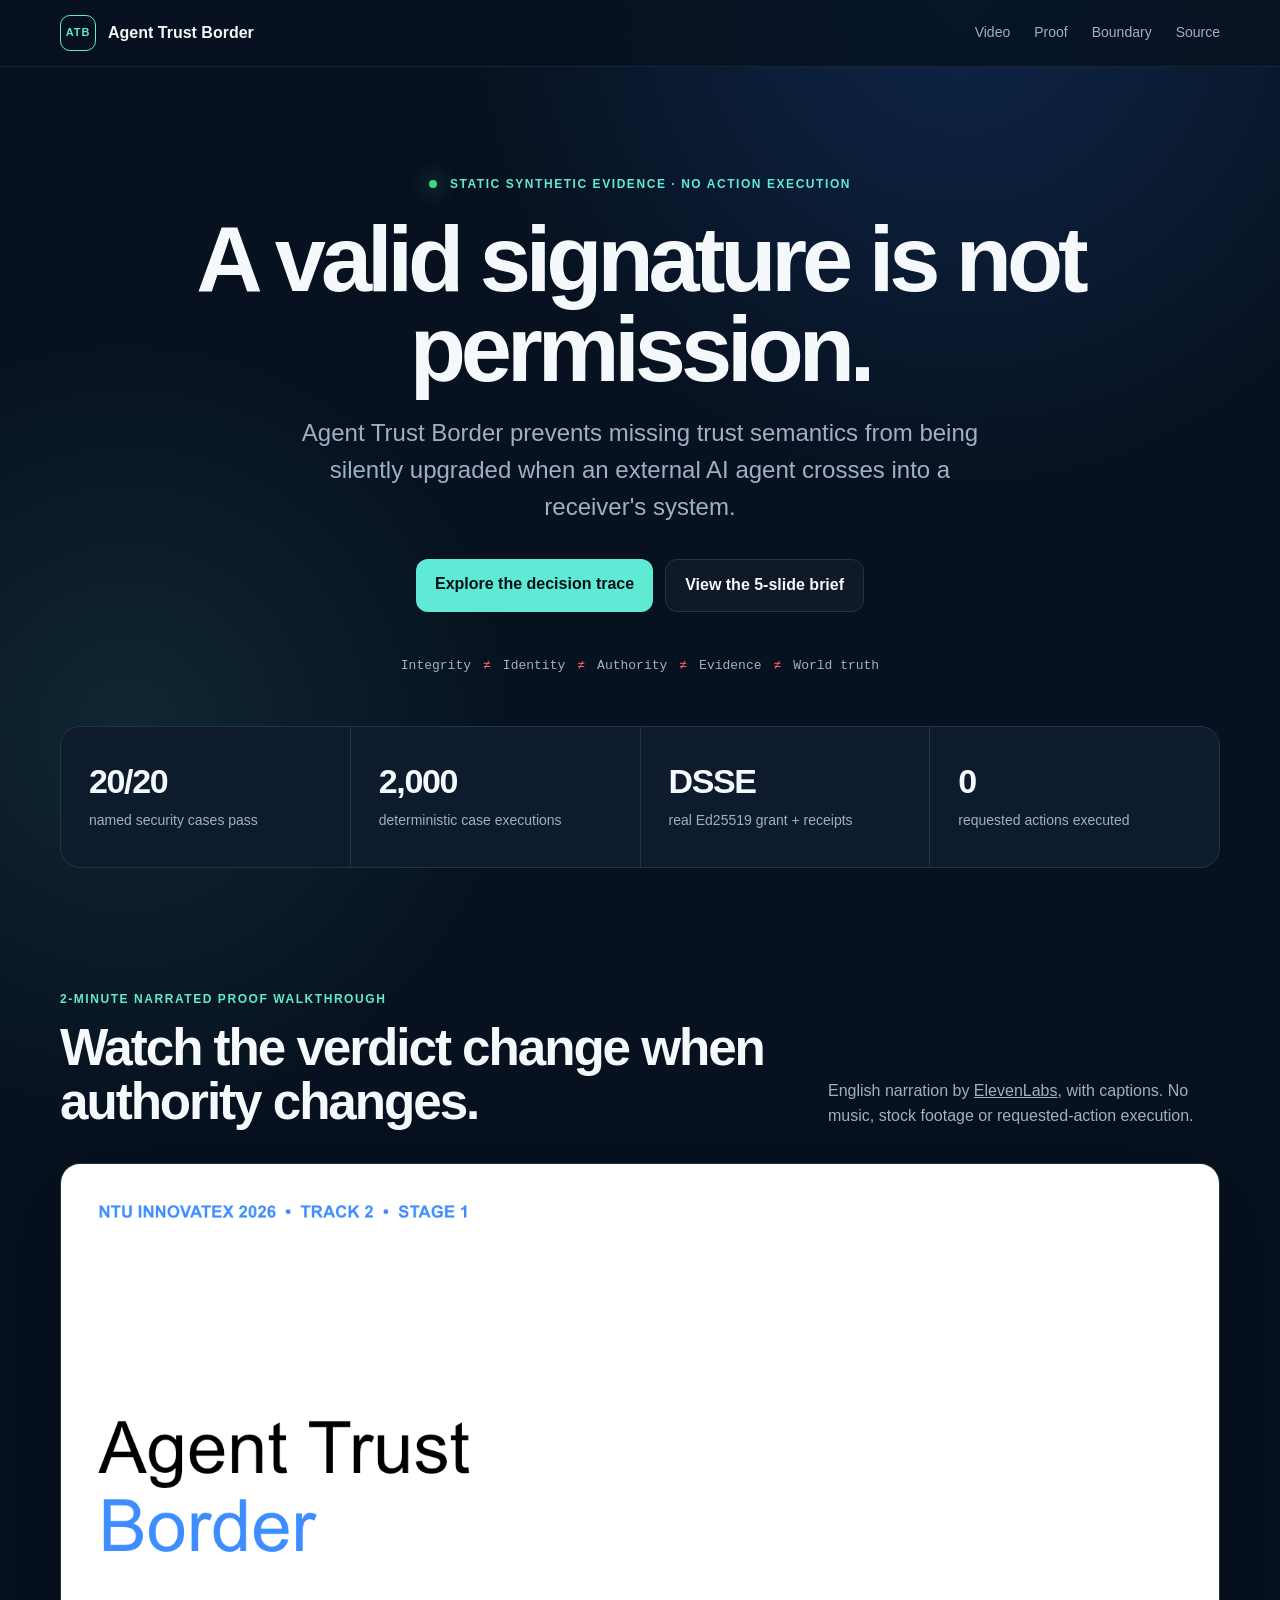
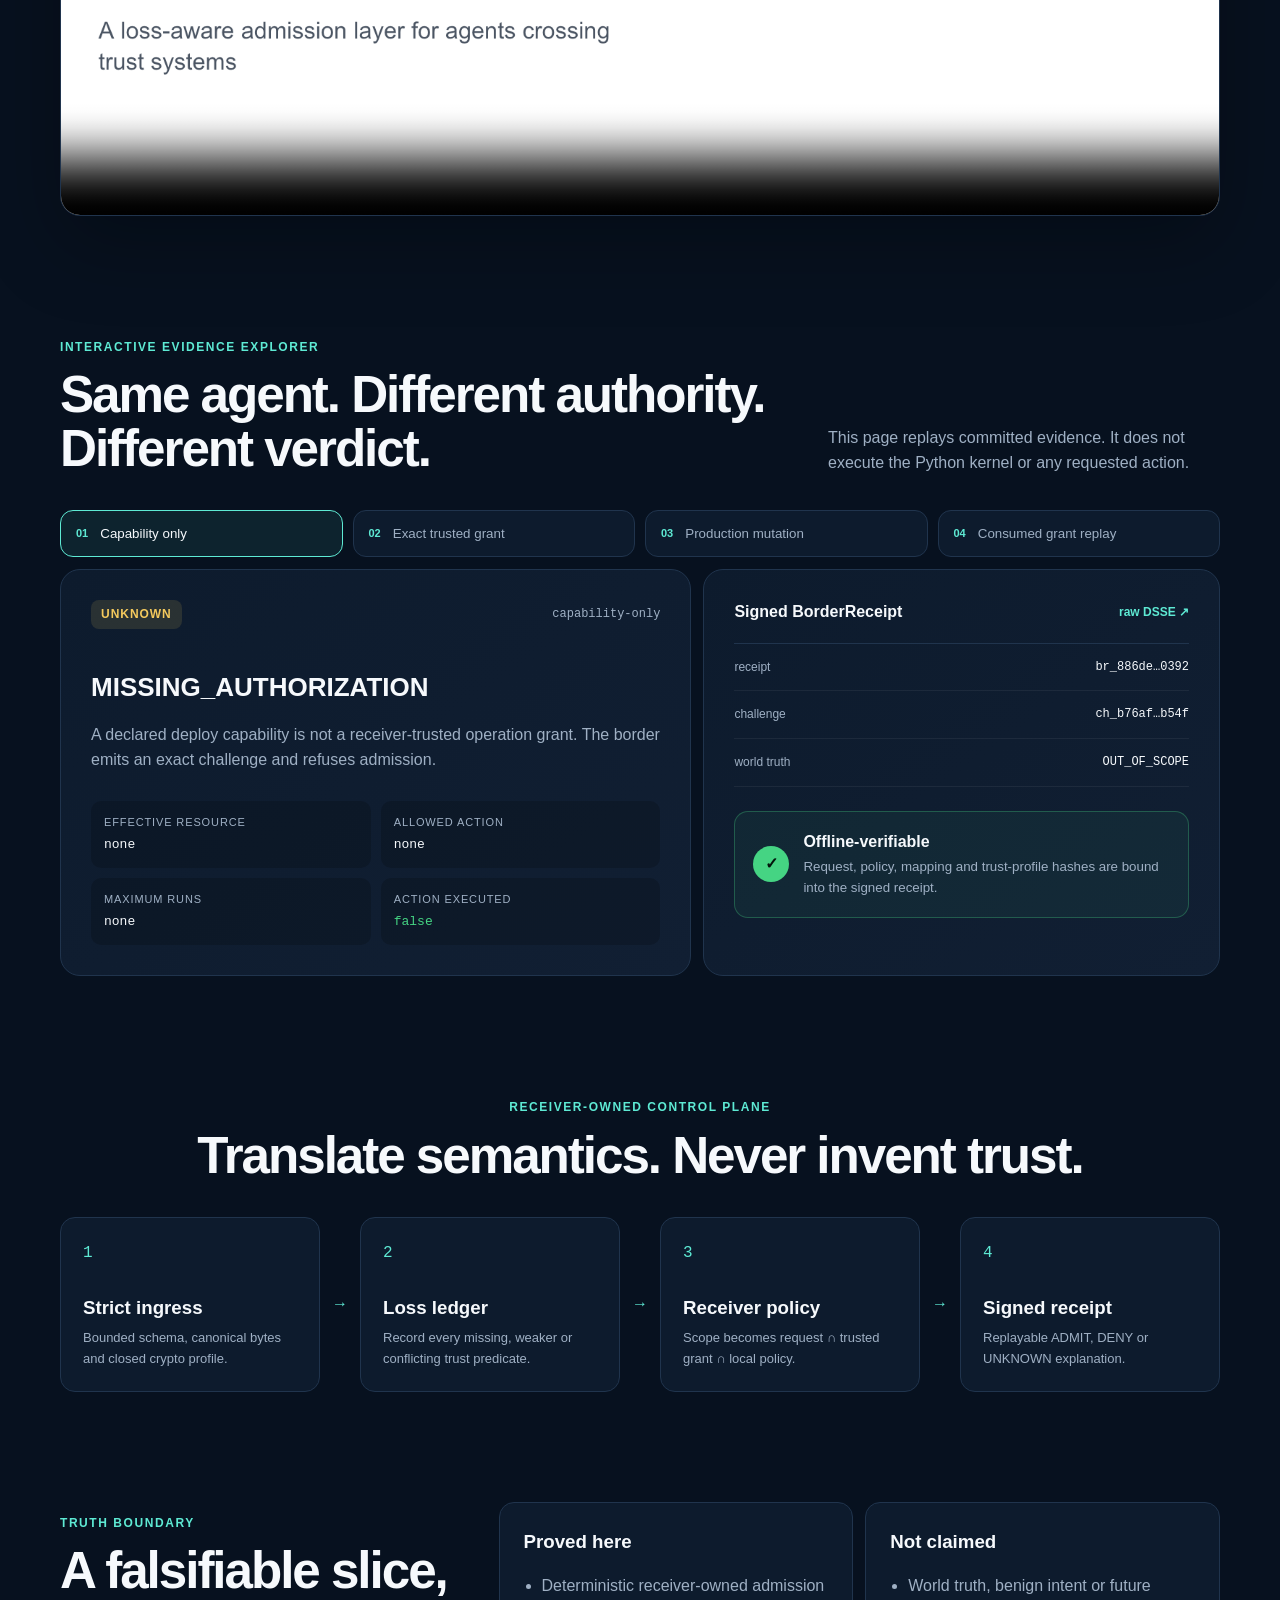
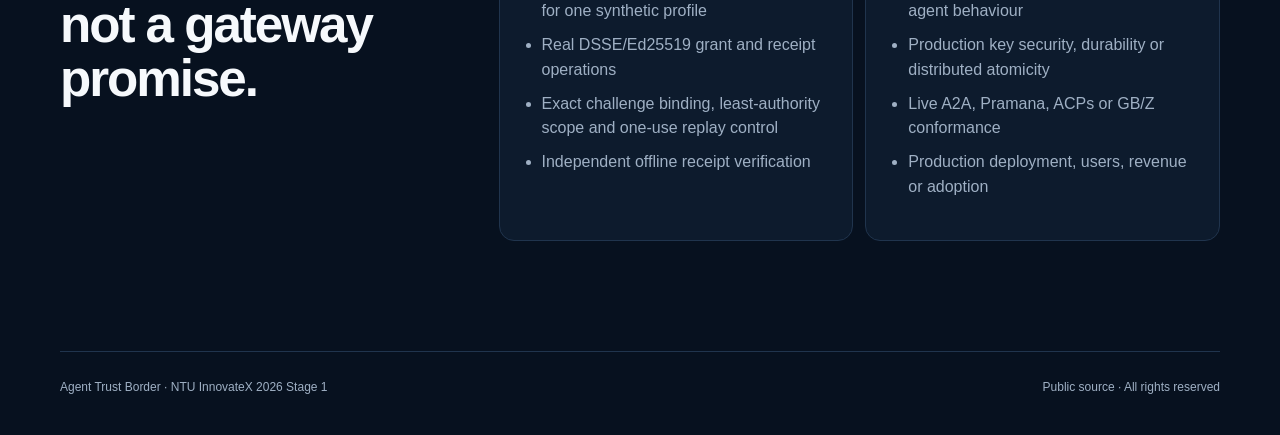
<file: docs/index.html>
<!doctype html>
<html lang="en">
  <head>
    <meta charset="utf-8">
    <meta name="viewport" content="width=device-width, initial-scale=1">
    <meta name="description" content="A recorded, deterministic proof explorer for receiver-owned AI agent admission decisions.">
    <meta name="theme-color" content="#07111f">
    <meta name="referrer" content="no-referrer">
    <meta http-equiv="Content-Security-Policy" content="default-src 'self'; img-src 'self' data:; style-src 'self'; script-src 'self'; connect-src 'none'; font-src 'self'; object-src 'none'; base-uri 'none'; form-action 'none'">
    <title>Agent Trust Border — Evidence Explorer</title>
    <link rel="stylesheet" href="styles.css">
  </head>
  <body>
    <header class="site-header">
      <a class="brand" href="#top" aria-label="Agent Trust Border home">
        <span class="brand-mark" aria-hidden="true">ATB</span>
        <span>Agent Trust Border</span>
      </a>
      <nav aria-label="Primary">
        <a href="#video">Video</a>
        <a href="#proof">Proof</a>
        <a href="#boundary">Boundary</a>
        <a href="https://github.com/Lordof2L/agent-trust-border">Source</a>
      </nav>
    </header>

    <main id="top">
      <section class="hero shell">
        <div class="eyebrow"><span class="status-dot"></span> Static synthetic evidence · no action execution</div>
        <h1>A valid signature is not permission.</h1>
        <p class="lede">
          Agent Trust Border prevents missing trust semantics from being silently upgraded
          when an external AI agent crosses into a receiver's system.
        </p>
        <div class="hero-actions">
          <a class="button primary" href="#proof">Explore the decision trace</a>
          <a class="button secondary" href="Agent-Trust-Border-NTU-InnovateX-2026.pdf">View the 5-slide brief</a>
        </div>
        <div class="axis-strip" aria-label="Trust axes remain separate">
          <span>Integrity</span><i>≠</i><span>Identity</span><i>≠</i><span>Authority</span><i>≠</i><span>Evidence</span><i>≠</i><span>World truth</span>
        </div>
      </section>

      <section class="metrics shell" aria-label="Executed proof metrics">
        <article><strong>20/20</strong><span>named security cases pass</span></article>
        <article><strong>2,000</strong><span>deterministic case executions</span></article>
        <article><strong>DSSE</strong><span>real Ed25519 grant + receipts</span></article>
        <article><strong>0</strong><span>requested actions executed</span></article>
      </section>

      <section id="video" class="demo-video shell">
        <div class="section-heading">
          <div>
            <p class="kicker">2-minute narrated proof walkthrough</p>
            <h2>Watch the verdict change when authority changes.</h2>
          </div>
          <p>English narration by <a href="https://elevenlabs.io/">ElevenLabs</a>, with captions. No music, stock footage or requested-action execution.</p>
        </div>
        <video controls preload="metadata" poster="video-poster.png">
          <source src="Agent-Trust-Border-Stage1.mp4" type="video/mp4">
          <track kind="captions" src="captions.vtt" srclang="en" label="English" default>
          <a href="Agent-Trust-Border-Stage1.mp4">Download the MP4 demo.</a>
        </video>
      </section>

      <section id="proof" class="proof shell">
        <div class="section-heading">
          <div>
            <p class="kicker">Interactive evidence explorer</p>
            <h2>Same agent. Different authority. Different verdict.</h2>
          </div>
          <p>This page replays committed evidence. It does not execute the Python kernel or any requested action.</p>
        </div>

        <div class="step-tabs" role="tablist" aria-label="Decision trace steps">
          <button id="traceTab0" class="step-tab active" role="tab" aria-selected="true" aria-controls="decisionPanel" tabindex="0" data-step="0"><b>01</b><span>Capability only</span></button>
          <button id="traceTab1" class="step-tab" role="tab" aria-selected="false" aria-controls="decisionPanel" tabindex="-1" data-step="1"><b>02</b><span>Exact trusted grant</span></button>
          <button id="traceTab2" class="step-tab" role="tab" aria-selected="false" aria-controls="decisionPanel" tabindex="-1" data-step="2"><b>03</b><span>Production mutation</span></button>
          <button id="traceTab3" class="step-tab" role="tab" aria-selected="false" aria-controls="decisionPanel" tabindex="-1" data-step="3"><b>04</b><span>Consumed grant replay</span></button>
        </div>

        <div id="decisionPanel" class="decision-grid" role="tabpanel" aria-labelledby="traceTab0">
          <article class="decision-card">
            <div class="decision-topline">
              <span id="verdict" class="verdict unknown">UNKNOWN</span>
              <span id="stepLabel" class="mono">capability-only</span>
            </div>
            <h3 id="reason">MISSING_AUTHORIZATION</h3>
            <p id="explanation">A declared deploy capability is not a receiver-trusted operation grant. The border emits an exact challenge and refuses admission.</p>
            <dl>
              <div><dt>Effective resource</dt><dd id="resource">none</dd></div>
              <div><dt>Allowed action</dt><dd id="action">none</dd></div>
              <div><dt>Maximum runs</dt><dd id="maxRuns">none</dd></div>
              <div><dt>Action executed</dt><dd class="safe">false</dd></div>
            </dl>
          </article>

          <article class="receipt-card">
            <div class="receipt-heading">
              <span>Signed BorderReceipt</span>
              <a id="receiptLink" href="evidence/unknown-receipt.dsse.json">raw DSSE ↗</a>
            </div>
            <div class="hash-row"><span>receipt</span><code id="receiptId">br_886de…0392</code></div>
            <div class="hash-row"><span>challenge</span><code id="challengeId">ch_b76af…b54f</code></div>
            <div class="hash-row"><span>world truth</span><code>OUT_OF_SCOPE</code></div>
            <div class="receipt-seal">
              <span class="seal-icon">✓</span>
              <div><strong>Offline-verifiable</strong><small>Request, policy, mapping and trust-profile hashes are bound into the signed receipt.</small></div>
            </div>
          </article>
        </div>
      </section>

      <section class="architecture shell">
        <p class="kicker">Receiver-owned control plane</p>
        <h2>Translate semantics. Never invent trust.</h2>
        <div class="flow" aria-label="Agent Trust Border flow">
          <article><span>1</span><h3>Strict ingress</h3><p>Bounded schema, canonical bytes and closed crypto profile.</p></article>
          <i>→</i>
          <article><span>2</span><h3>Loss ledger</h3><p>Record every missing, weaker or conflicting trust predicate.</p></article>
          <i>→</i>
          <article><span>3</span><h3>Receiver policy</h3><p>Scope becomes request ∩ trusted grant ∩ local policy.</p></article>
          <i>→</i>
          <article><span>4</span><h3>Signed receipt</h3><p>Replayable ADMIT, DENY or UNKNOWN explanation.</p></article>
        </div>
      </section>

      <section id="boundary" class="boundary shell">
        <div>
          <p class="kicker">Truth boundary</p>
          <h2>A falsifiable slice, not a gateway promise.</h2>
        </div>
        <div class="boundary-columns">
          <article>
            <h3>Proved here</h3>
            <ul>
              <li>Deterministic receiver-owned admission for one synthetic profile</li>
              <li>Real DSSE/Ed25519 grant and receipt operations</li>
              <li>Exact challenge binding, least-authority scope and one-use replay control</li>
              <li>Independent offline receipt verification</li>
            </ul>
          </article>
          <article>
            <h3>Not claimed</h3>
            <ul>
              <li>World truth, benign intent or future agent behaviour</li>
              <li>Production key security, durability or distributed atomicity</li>
              <li>Live A2A, Pramana, ACPs or GB/Z conformance</li>
              <li>Production deployment, users, revenue or adoption</li>
            </ul>
          </article>
        </div>
      </section>
    </main>

    <footer class="shell">
      <span>Agent Trust Border · NTU InnovateX 2026 Stage 1</span>
      <span>Public source · All rights reserved</span>
    </footer>
    <script src="app.js"></script>
  </body>
</html>
</file>
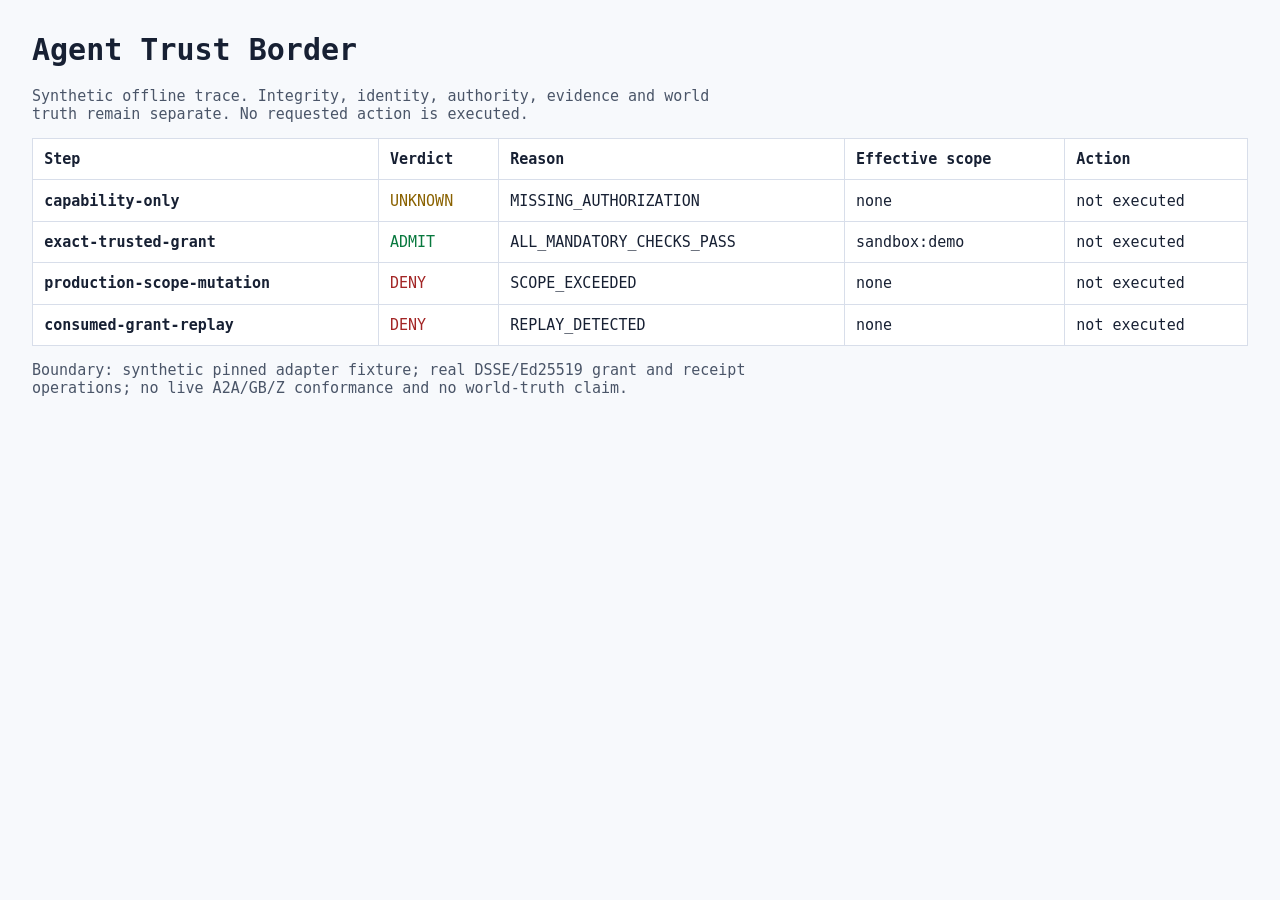
<file: artifacts/trace.html>
<!doctype html>
<html lang="en">
<head>
  <meta charset="utf-8">
  <meta name="viewport" content="width=device-width, initial-scale=1">
  <title>Agent Trust Border — synthetic offline trace</title>
  <style>
    body{font:15px ui-monospace,monospace;margin:2rem;color:#172033;background:#f7f9fc}
    table{border-collapse:collapse;width:100%;background:white}
    th,td{border:1px solid #d8deea;padding:.7rem;text-align:left}
    .admit{color:#08783e}.deny{color:#a32626}.unknown{color:#8a6200}
    .boundary{max-width:80ch;color:#4a5568}
  </style>
</head>
<body>
  <h1>Agent Trust Border</h1>
  <p class="boundary">Synthetic offline trace. Integrity, identity, authority, evidence and world truth remain separate. No requested action is executed.</p>
  <table>
    <thead><tr><th>Step</th><th>Verdict</th><th>Reason</th><th>Effective scope</th><th>Action</th></tr></thead>
    <tbody>
        <tr><th>capability-only</th><td class="unknown">UNKNOWN</td><td>MISSING_AUTHORIZATION</td><td>none</td><td>not executed</td></tr>
        <tr><th>exact-trusted-grant</th><td class="admit">ADMIT</td><td>ALL_MANDATORY_CHECKS_PASS</td><td>sandbox:demo</td><td>not executed</td></tr>
        <tr><th>production-scope-mutation</th><td class="deny">DENY</td><td>SCOPE_EXCEEDED</td><td>none</td><td>not executed</td></tr>
        <tr><th>consumed-grant-replay</th><td class="deny">DENY</td><td>REPLAY_DETECTED</td><td>none</td><td>not executed</td></tr>
    </tbody>
  </table>
  <p class="boundary">Boundary: synthetic pinned adapter fixture; real DSSE/Ed25519 grant and receipt operations; no live A2A/GB/Z conformance and no world-truth claim.</p>
</body>
</html>
</file>
<file: docs/styles.css>
:root {
  color-scheme: dark;
  --bg: #07111f;
  --panel: #0d1b2d;
  --panel-2: #111f33;
  --line: #20344d;
  --text: #f6f9fc;
  --muted: #9fb0c4;
  --cyan: #5eead4;
  --blue: #60a5fa;
  --green: #45d483;
  --yellow: #f4c95d;
  --red: #ff6b6b;
  --radius: 20px;
}

* { box-sizing: border-box; }
html { scroll-behavior: smooth; }
body {
  margin: 0;
  background:
    radial-gradient(circle at 75% 0%, rgba(46, 130, 255, .18), transparent 32rem),
    radial-gradient(circle at 10% 20%, rgba(94, 234, 212, .10), transparent 25rem),
    var(--bg);
  color: var(--text);
  font-family: Inter, ui-sans-serif, -apple-system, BlinkMacSystemFont, "Segoe UI", sans-serif;
  line-height: 1.55;
}
a { color: inherit; }
.shell { width: min(1160px, calc(100% - 40px)); margin-inline: auto; }
.site-header {
  position: sticky; top: 0; z-index: 10;
  display: flex; align-items: center; justify-content: space-between;
  padding: 15px max(20px, calc((100vw - 1160px) / 2));
  border-bottom: 1px solid rgba(255,255,255,.08);
  background: rgba(7, 17, 31, .78); backdrop-filter: blur(18px);
}
.brand { display: flex; align-items: center; gap: 12px; text-decoration: none; font-weight: 700; }
.brand-mark { display: grid; place-items: center; width: 36px; height: 36px; border: 1px solid var(--cyan); border-radius: 10px; color: var(--cyan); font-size: 11px; letter-spacing: .08em; }
nav { display: flex; gap: 24px; }
nav a { color: var(--muted); text-decoration: none; font-size: 14px; }
nav a:hover { color: var(--text); }

.hero { padding: 108px 0 50px; text-align: center; }
.eyebrow, .kicker { color: var(--cyan); text-transform: uppercase; letter-spacing: .13em; font-size: 12px; font-weight: 800; }
.status-dot { display: inline-block; width: 8px; height: 8px; margin-right: 8px; border-radius: 50%; background: var(--green); box-shadow: 0 0 20px var(--green); }
h1 { max-width: 900px; margin: 20px auto; font-size: clamp(48px, 8vw, 92px); line-height: .98; letter-spacing: -.055em; }
.lede { max-width: 720px; margin: 0 auto; color: var(--muted); font-size: clamp(18px, 2.2vw, 24px); }
.hero-actions { display: flex; justify-content: center; gap: 12px; margin: 34px 0 44px; flex-wrap: wrap; }
.button { padding: 13px 19px; border-radius: 12px; text-decoration: none; font-weight: 750; }
.button.primary { color: #031016; background: var(--cyan); }
.button.secondary { border: 1px solid var(--line); background: rgba(255,255,255,.035); }
.axis-strip { display: flex; gap: 12px; justify-content: center; flex-wrap: wrap; color: var(--muted); font-family: ui-monospace, SFMono-Regular, Menlo, monospace; font-size: 13px; }
.axis-strip i { color: var(--red); font-style: normal; }

.metrics { display: grid; grid-template-columns: repeat(4, 1fr); gap: 1px; overflow: hidden; border: 1px solid var(--line); border-radius: var(--radius); background: var(--line); }
.metrics article { min-height: 140px; padding: 28px; background: var(--panel); }
.metrics strong { display: block; font-size: 34px; letter-spacing: -.04em; }
.metrics span { color: var(--muted); font-size: 14px; }

section { scroll-margin-top: 80px; }
.demo-video, .proof, .architecture, .boundary { padding-top: 110px; }
.demo-video video {
  display: block;
  width: 100%;
  margin-top: 34px;
  border: 1px solid var(--line);
  border-radius: var(--radius);
  background: #000;
  box-shadow: 0 28px 80px rgba(0,0,0,.28);
}
.section-heading { display: grid; grid-template-columns: 1.3fr .7fr; gap: 40px; align-items: end; }
h2 { margin: 8px 0 0; font-size: clamp(34px, 4vw, 56px); line-height: 1.05; letter-spacing: -.04em; }
.section-heading > p { color: var(--muted); margin: 0; }
.step-tabs { display: grid; grid-template-columns: repeat(4, 1fr); gap: 10px; margin: 34px 0 12px; }
.step-tab { display: flex; align-items: center; gap: 12px; padding: 15px; border: 1px solid var(--line); border-radius: 13px; background: var(--panel); color: var(--muted); cursor: pointer; text-align: left; }
.step-tab b { color: var(--cyan); font-size: 11px; }
.step-tab.active { color: var(--text); border-color: var(--cyan); background: rgba(94,234,212,.08); }
.decision-grid { display: grid; grid-template-columns: 1.1fr .9fr; gap: 12px; }
.decision-card, .receipt-card { padding: 30px; border: 1px solid var(--line); border-radius: var(--radius); background: linear-gradient(145deg, var(--panel), var(--panel-2)); }
.decision-topline, .receipt-heading, .hash-row { display: flex; justify-content: space-between; align-items: center; gap: 20px; }
.verdict { padding: 5px 10px; border-radius: 8px; font-size: 12px; font-weight: 900; letter-spacing: .08em; }
.verdict.unknown { color: var(--yellow); background: rgba(244,201,93,.12); }
.verdict.admit { color: var(--green); background: rgba(69,212,131,.12); }
.verdict.deny { color: var(--red); background: rgba(255,107,107,.12); }
.mono, code { font-family: ui-monospace, SFMono-Regular, Menlo, monospace; }
.mono { color: var(--muted); font-size: 12px; }
.decision-card h3 { font-size: 26px; margin: 38px 0 8px; overflow-wrap: anywhere; }
.decision-card > p { color: var(--muted); min-height: 50px; }
dl { display: grid; grid-template-columns: 1fr 1fr; gap: 10px; margin: 28px 0 0; }
dl div { padding: 13px; border-radius: 10px; background: rgba(0,0,0,.18); }
dt { color: var(--muted); font-size: 11px; text-transform: uppercase; letter-spacing: .08em; }
dd { margin: 4px 0 0; font-family: ui-monospace, SFMono-Regular, Menlo, monospace; font-size: 13px; }
.safe { color: var(--green); }
.receipt-heading { padding-bottom: 18px; border-bottom: 1px solid var(--line); font-weight: 800; }
.receipt-heading a { color: var(--cyan); font-size: 12px; text-decoration: none; }
.hash-row { padding: 14px 0; border-bottom: 1px solid rgba(255,255,255,.06); color: var(--muted); font-size: 12px; }
.hash-row code { color: var(--text); text-align: right; overflow-wrap: anywhere; }
.receipt-seal { display: flex; align-items: center; gap: 14px; margin-top: 24px; padding: 18px; border: 1px solid rgba(69,212,131,.3); border-radius: 14px; background: rgba(69,212,131,.06); }
.seal-icon { display: grid; place-items: center; flex: 0 0 36px; height: 36px; border-radius: 50%; color: #03150c; background: var(--green); font-weight: 900; }
.receipt-seal strong, .receipt-seal small { display: block; }
.receipt-seal small { color: var(--muted); margin-top: 3px; }

.architecture { text-align: center; }
.flow { display: grid; grid-template-columns: 1fr auto 1fr auto 1fr auto 1fr; gap: 12px; align-items: stretch; margin-top: 34px; text-align: left; }
.flow article { padding: 22px; border: 1px solid var(--line); border-radius: 15px; background: var(--panel); }
.flow article span { color: var(--cyan); font-family: ui-monospace, SFMono-Regular, Menlo, monospace; }
.flow h3 { margin: 28px 0 6px; }
.flow p { margin: 0; color: var(--muted); font-size: 13px; }
.flow > i { align-self: center; color: var(--cyan); font-style: normal; }

.boundary { display: grid; grid-template-columns: .7fr 1.3fr; gap: 50px; padding-bottom: 110px; }
.boundary-columns { display: grid; grid-template-columns: 1fr 1fr; gap: 12px; }
.boundary article { padding: 24px; border: 1px solid var(--line); border-radius: 15px; background: var(--panel); }
.boundary h3 { margin-top: 0; }
.boundary ul { padding-left: 18px; color: var(--muted); }
.boundary li { margin: 9px 0; }
footer { display: flex; justify-content: space-between; gap: 20px; padding: 26px 0 40px; border-top: 1px solid var(--line); color: var(--muted); font-size: 12px; }

@media (max-width: 860px) {
  nav { display: none; }
  .metrics { grid-template-columns: 1fr 1fr; }
  .section-heading, .decision-grid, .boundary { grid-template-columns: 1fr; }
  .step-tabs { grid-template-columns: 1fr 1fr; }
  .flow { grid-template-columns: 1fr; }
  .flow > i { transform: rotate(90deg); justify-self: center; }
}
@media (max-width: 540px) {
  .shell { width: min(100% - 24px, 1160px); }
  .hero { padding-top: 78px; }
  .metrics, .step-tabs, .boundary-columns { grid-template-columns: 1fr; }
  .metrics article { min-height: auto; }
  .decision-card, .receipt-card { padding: 20px; }
  dl { grid-template-columns: 1fr; }
  footer { flex-direction: column; }
}
</file>
